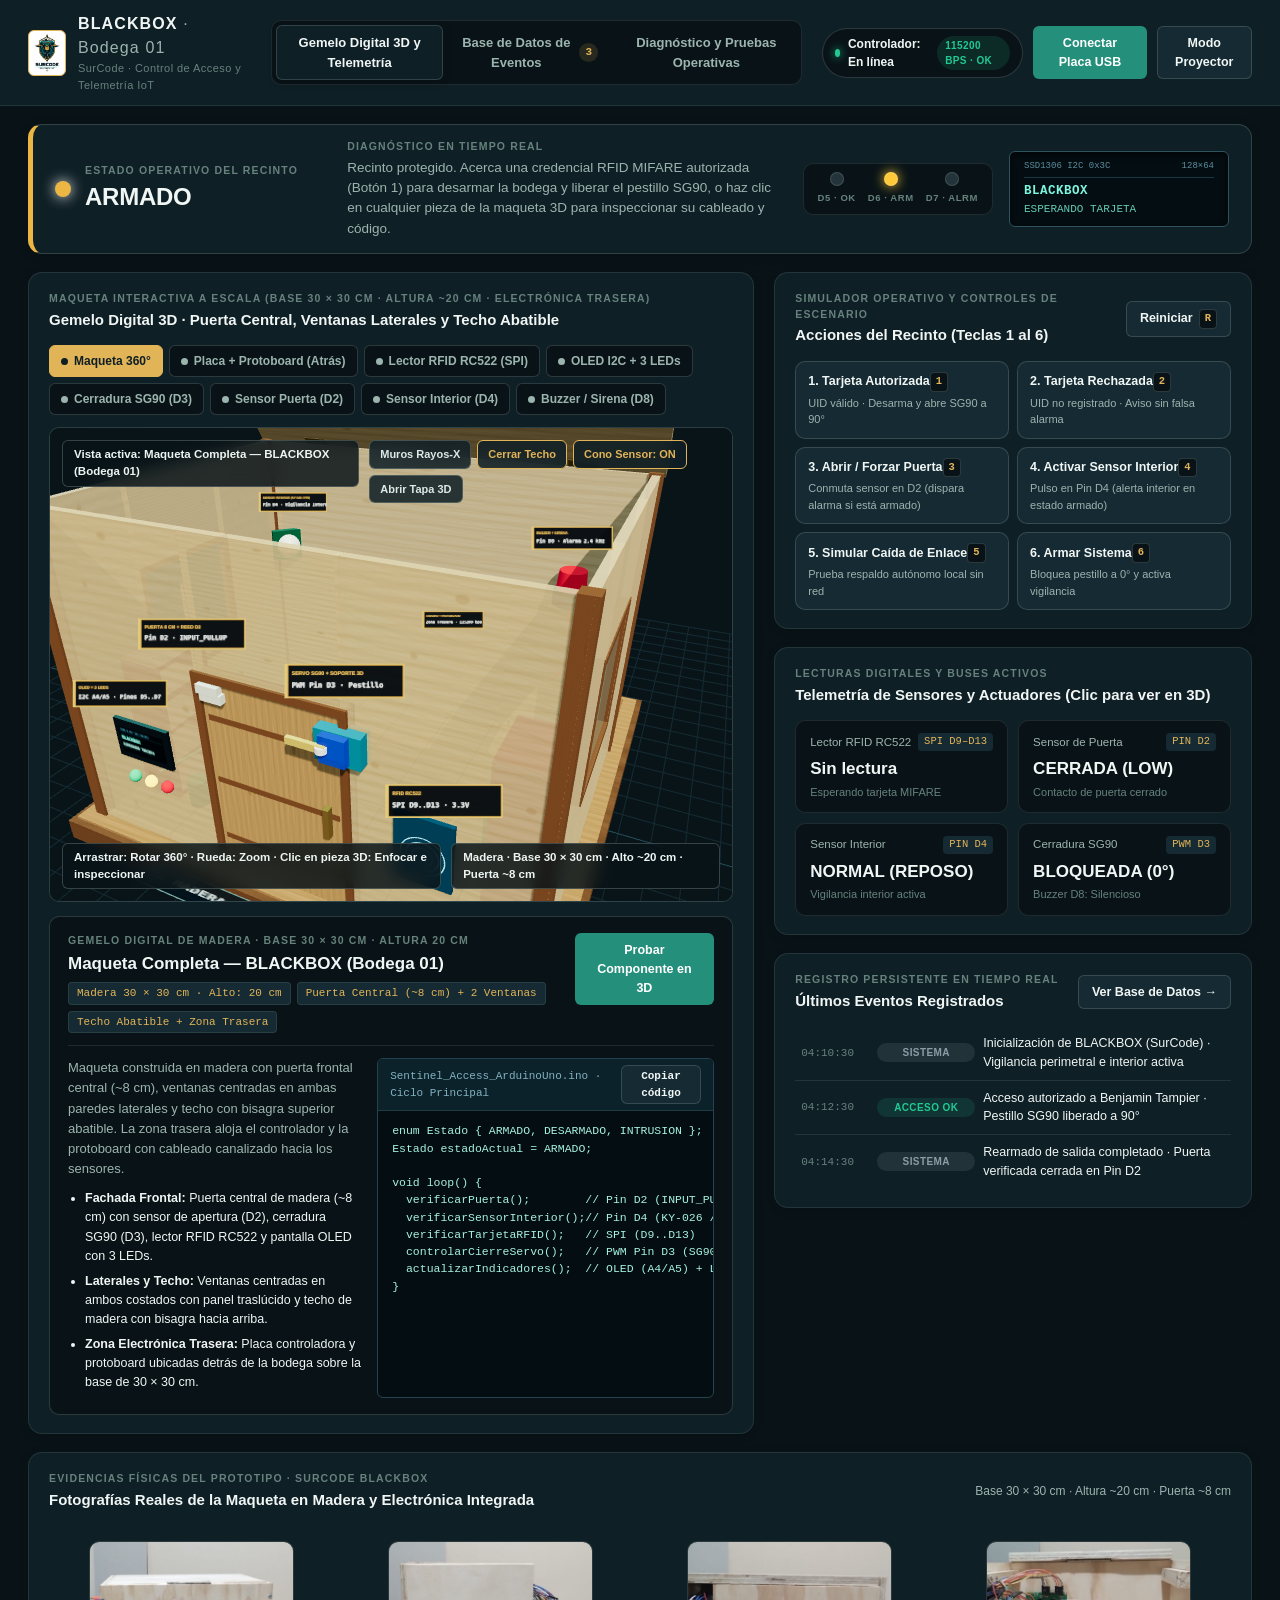
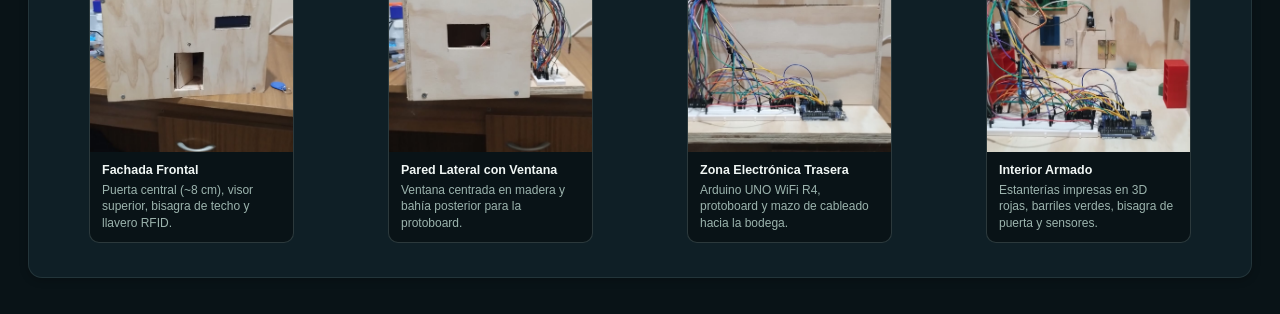
<file: index.html>
<!DOCTYPE html>
<html lang="es" data-theme="dark">
<head>
  <meta charset="UTF-8" />
  <meta name="viewport" content="width=device-width, initial-scale=1.0" />
  <title>BLACKBOX · Centro de Control y Gemelo Digital 3D</title>
  <link rel="stylesheet" href="styles.css" />
</head>
<body>

  <!-- =====================================================================
       1. TOP APPLICATION HEADER
       ===================================================================== -->
  <header class="app-header">
    <div class="brand">
      <div class="brand-mark">
        <img src="img/logo_surcode_blackbox.jpg" alt="Logo oficial SurCode BLACKBOX" />
      </div>
      <div>
        <h1 class="brand-name">BLACKBOX <span>· Bodega 01</span></h1>
        <div class="brand-meta">SurCode · Control de Acceso y Telemetría IoT</div>
      </div>
    </div>

    <nav class="nav-pills" aria-label="Vistas del sistema">
      <button class="nav-pill active" data-tab="gemelo">
        Gemelo Digital 3D y Telemetría
      </button>
      <button class="nav-pill" data-tab="bd">
        Base de Datos de Eventos
        <span class="nav-count" id="dbCountBadge">0</span>
      </button>
      <button class="nav-pill" data-tab="calidad">
        Diagnóstico y Pruebas Operativas
      </button>
    </nav>

    <div class="header-actions">
      <div class="link-status" id="connPill" title="Estado de enlace con el controlador">
        <span class="link-dot"></span>
        <span id="connLabel">Controlador: En línea</span>
        <span class="tag tag-ok" id="latencyBadge">115200 bps · OK</span>
      </div>
      <button class="btn btn-primary" id="serialBtn" title="Vincular placa real por puerto USB Serial (115200 bps)">
        Conectar Placa USB
      </button>
      <button class="btn" id="themeBtn" title="Cambiar entre modo oscuro y claro para proyector">
        Modo Proyector
      </button>
    </div>
  </header>

  <!-- =====================================================================
       2. MAIN WORKSPACE
       ===================================================================== -->
  <main class="workspace">

    <!-- DOMINANT SYSTEM STATUS STRIP (Hero Focal Point) -->
    <section class="telemetry-strip" id="statusBanner" data-state="ARMADO">
      <div class="state-block">
        <span class="state-orb" id="stateDot"></span>
        <div>
          <span class="eyebrow">Estado Operativo del Recinto</span>
          <h2 class="state-heading" id="stateTitle">ARMADO</h2>
        </div>
      </div>

      <div>
        <span class="eyebrow">Diagnóstico en Tiempo Real</span>
        <p class="state-summary" id="stateNotice">
          Recinto protegido. Acerca una credencial RFID MIFARE autorizada (Botón 1) para desarmar la bodega y liberar el pestillo SG90, o haz clic en cualquier pieza de la maqueta 3D para inspeccionar su cableado y código.
        </p>
      </div>

      <div class="physical-replica">
        <div class="led-trio" title="Espejo de LEDs físicos en Pines D5, D6 y D7">
          <div class="led-unit">
            <div class="led-lamp green" id="ledGreen"></div>
            <span>D5 · OK</span>
          </div>
          <div class="led-unit">
            <div class="led-lamp yellow on" id="ledYellow"></div>
            <span>D6 · ARM</span>
          </div>
          <div class="led-unit">
            <div class="led-lamp red" id="ledRed"></div>
            <span>D7 · ALRM</span>
          </div>
        </div>

        <div class="oled-bezel" title="Espejo en tiempo real de la pantalla OLED 0.96&quot; I2C (SDA=A4, SCL=A5)">
          <div class="oled-meta">
            <span>SSD1306 I2C 0x3C</span>
            <span>128×64</span>
          </div>
          <div class="oled-l1" id="oledLine1">BLACKBOX</div>
          <div class="oled-l2" id="oledLine2">ESPERANDO TARJETA</div>
        </div>
      </div>
    </section>

    <!-- ===================================================================
         TAB 1: GEMELO DIGITAL 3D Y TELEMETRÍA EN VIVO
         =================================================================== -->
    <div class="tab-view active" id="tab-gemelo">
      <div class="stage-layout">

        <!-- LEFT COLUMN: 3D Interactive Maqueta + Component Inspector -->
        <div class="panel">
          <div class="panel-head">
            <div>
              <span class="eyebrow">Maqueta Interactiva a Escala (Base 30 × 30 cm · Altura ~20 cm · Electrónica Trasera)</span>
              <h3 class="panel-title">Gemelo Digital 3D · Puerta Central, Ventanas Laterales y Techo Abatible</h3>
            </div>
          </div>

          <!-- Component Selector Ribbon -->
          <div class="component-ribbon" role="tablist" aria-label="Selector de componentes físicos">
            <button class="comp-btn active" data-comp="overview"><i></i>Maqueta 360°</button>
            <button class="comp-btn" data-comp="esp32"><i></i>Placa + Protoboard (Atrás)</button>
            <button class="comp-btn" data-comp="rfid"><i></i>Lector RFID RC522 (SPI)</button>
            <button class="comp-btn" data-comp="oled_leds"><i></i>OLED I2C + 3 LEDs</button>
            <button class="comp-btn" data-comp="servo"><i></i>Cerradura SG90 (D3)</button>
            <button class="comp-btn" data-comp="reed"><i></i>Sensor Puerta (D2)</button>
            <button class="comp-btn" data-comp="pir"><i></i>Sensor Interior (D4)</button>
            <button class="comp-btn" data-comp="buzzer"><i></i>Buzzer / Sirena (D8)</button>
          </div>

          <!-- 3D WebGL Viewport -->
          <div class="viewport-frame">
            <div id="threeStage"></div>

            <div class="hud-top">
              <div class="hud-pill" id="hudFocusLabel">
                Vista activa: Maqueta Completa — BLACKBOX (Bodega 01)
              </div>
              <div class="hud-toolbar">
                <button class="hud-btn" id="btnToggleWalls" title="Ver a través de los muros para observar el interior">
                  Muros Rayos-X
                </button>
                <button class="hud-btn active" id="btnToggleRoof" title="Abrir o cerrar el techo abatible con bisagra hacia arriba">
                  Cerrar Techo
                </button>
                <button class="hud-btn active" id="btnTogglePirCone" title="Mostrar u ocultar el volumen de cobertura del sensor interior">
                  Cono Sensor: ON
                </button>
                <button class="hud-btn" id="btnOpenLid" title="Abrir o cerrar la tapa de la carcasa impresa en 3D en la zona trasera">
                  Abrir Tapa 3D
                </button>
              </div>
            </div>

            <div class="hud-bottom">
              <div class="hud-pill">
                Arrastrar: Rotar 360° · Rueda: Zoom · Clic en pieza 3D: Enfocar e inspeccionar
              </div>
              <div class="hud-pill">
                Madera · Base 30 × 30 cm · Alto ~20 cm · Puerta ~8 cm
              </div>
            </div>
          </div>

          <!-- Component Technical Inspector (Function + Pinout + Firmware Code) -->
          <div class="inspector-card">
            <div class="inspector-header">
              <div>
                <span class="eyebrow" id="inspCategory">GEMELO DIGITAL DE MADERA · BASE 30 × 30 CM · ALTURA 20 CM</span>
                <h4 class="inspector-name" id="inspTitle">Maqueta Completa — BLACKBOX (Bodega 01)</h4>
                <div class="pin-badges" id="inspBadges"></div>
              </div>
              <button class="btn btn-primary" id="btnTestSelectedComp">
                Probar Componente en 3D
              </button>
            </div>

            <div class="inspector-body">
              <div class="inspector-text">
                <p id="inspDescription"></p>
                <ul class="inspector-list" id="inspSpecs"></ul>
              </div>

              <div class="code-box">
                <div class="code-topbar">
                  <span id="inspCodeFile">Sentinel_Access_ArduinoUno.ino</span>
                  <button class="btn" id="btnCopyCode" style="padding: 2px 8px; font-size: 11px;">Copiar código</button>
                </div>
                <pre class="code-pre"><code id="inspCodeBlock"></code></pre>
              </div>
            </div>
          </div>
        </div>

        <!-- RIGHT COLUMN: Control Console + Live Telemetry + Recent Activity -->
        <div style="display: flex; flex-direction: column; gap: 18px;">

          <!-- 1. Control & Simulation Actions -->
          <div class="panel">
            <div class="panel-head">
              <div>
                <span class="eyebrow">Simulador Operativo y Controles de Escenario</span>
                <h3 class="panel-title">Acciones del Recinto (Teclas 1 al 6)</h3>
              </div>
              <button class="btn" id="btnReset" title="Restaurar estado inicial (Tecla R)">
                Reiniciar <kbd>R</kbd>
              </button>
            </div>

            <div class="scenario-grid">
              <button class="scenario-btn" id="actValidCard">
                <div class="scenario-top">
                  <span>1. Tarjeta Autorizada</span>
                  <kbd>1</kbd>
                </div>
                <small>UID válido · Desarma y abre SG90 a 90°</small>
              </button>

              <button class="scenario-btn" id="actInvalidCard">
                <div class="scenario-top">
                  <span>2. Tarjeta Rechazada</span>
                  <kbd>2</kbd>
                </div>
                <small>UID no registrado · Aviso sin falsa alarma</small>
              </button>

              <button class="scenario-btn" id="actToggleDoor">
                <div class="scenario-top">
                  <span id="lblToggleDoor">3. Abrir / Forzar Puerta</span>
                  <kbd>3</kbd>
                </div>
                <small>Conmuta sensor en D2 (dispara alarma si está armado)</small>
              </button>

              <button class="scenario-btn" id="actPirMotion">
                <div class="scenario-top">
                  <span>4. Activar Sensor Interior</span>
                  <kbd>4</kbd>
                </div>
                <small>Pulso en Pin D4 (alerta interior en estado armado)</small>
              </button>

              <button class="scenario-btn" id="actCommFail">
                <div class="scenario-top">
                  <span id="lblCommFail">5. Simular Caída de Enlace</span>
                  <kbd>5</kbd>
                </div>
                <small>Prueba respaldo autónomo local sin red</small>
              </button>

              <button class="scenario-btn" id="actArmSystem">
                <div class="scenario-top">
                  <span>6. Armar Sistema</span>
                  <kbd>6</kbd>
                </div>
                <small>Bloquea pestillo a 0° y activa vigilancia</small>
              </button>
            </div>
          </div>

          <!-- 2. Real-Time Sensor Telemetry -->
          <div class="panel">
            <div class="panel-head">
              <div>
                <span class="eyebrow">Lecturas Digitales y Buses Activos</span>
                <h3 class="panel-title">Telemetría de Sensores y Actuadores (Clic para ver en 3D)</h3>
              </div>
            </div>

            <div class="sensor-grid" style="margin-bottom: 0;">
              <div class="sensor-tile" onclick="selectComponent('rfid')" title="Clic para enfocar el lector RFID RC522 en 3D">
                <div class="sensor-tile-head">
                  <span>Lector RFID RC522</span>
                  <span class="sensor-gpio">SPI D9–D13</span>
                </div>
                <div class="sensor-reading" id="valRfid">Sin lectura</div>
                <div class="sensor-caption" id="subRfid">Esperando credencial 13.56 MHz</div>
              </div>

              <div class="sensor-tile" onclick="selectComponent('reed')" title="Clic para enfocar el sensor de puerta en 3D">
                <div class="sensor-tile-head">
                  <span>Sensor de Puerta</span>
                  <span class="sensor-gpio">PIN D2</span>
                </div>
                <div class="sensor-reading" id="valDoor">CERRADA (LOW)</div>
                <div class="sensor-caption" id="subDoor">Contacto de marco cerrado</div>
              </div>

              <div class="sensor-tile" onclick="selectComponent('pir')" title="Clic para enfocar el sensor interior en 3D">
                <div class="sensor-tile-head">
                  <span>Sensor Interior</span>
                  <span class="sensor-gpio">PIN D4</span>
                </div>
                <div class="sensor-reading" id="valPir">NORMAL (REPOSO)</div>
                <div class="sensor-caption" id="subPir">Vigilancia interior activa</div>
              </div>

              <div class="sensor-tile" onclick="selectComponent('servo')" title="Clic para enfocar el servomotor SG90 en 3D">
                <div class="sensor-tile-head">
                  <span>Cerradura SG90</span>
                  <span class="sensor-gpio">PWM D3</span>
                </div>
                <div class="sensor-reading" id="valServo">BLOQUEADA (0°)</div>
                <div class="sensor-caption" id="subServo">Buzzer D8: Silencioso</div>
              </div>
            </div>
          </div>

          <!-- 3. Recent Event Feed -->
          <div class="panel">
            <div class="panel-head">
              <div>
                <span class="eyebrow">Registro Persistente en Tiempo Real</span>
                <h3 class="panel-title">Últimos Eventos Registrados</h3>
              </div>
              <button class="btn" onclick="switchTab('bd')">
                Ver Base de Datos →
              </button>
            </div>
            <ul class="feed-list" id="recentEventsList"></ul>
          </div>

        </div>
      </div>

      <!-- REAL PROTOTYPE GALLERY -->
      <div class="panel" style="margin-top: 18px;">
        <div class="panel-head">
          <div>
            <span class="eyebrow">Evidencias Físicas del Prototipo · SurCode BLACKBOX</span>
            <h3 class="panel-title">Fotografías Reales de la Maqueta en Madera y Electrónica Integrada</h3>
          </div>
          <span class="badge-pill" style="font-size: 12px; color: var(--text-secondary);">Base 30 × 30 cm · Altura ~20 cm · Puerta ~8 cm</span>
        </div>

        <div class="real-gallery-grid">
          <figure class="real-photo-card">
            <img src="img/maqueta_frontal.jpeg" alt="Vista frontal de la maqueta de madera" style="object-position: center 55%;" />
            <figcaption class="real-photo-caption">
              <strong>Fachada Frontal</strong>
              Puerta central (~8 cm), visor superior, bisagra de techo y llavero RFID.
            </figcaption>
          </figure>
          <figure class="real-photo-card">
            <img src="img/maqueta_lateral.jpeg" alt="Vista lateral de la maqueta con ventana centrada" style="object-position: center 55%;" />
            <figcaption class="real-photo-caption">
              <strong>Pared Lateral con Ventana</strong>
              Ventana centrada en madera y bahía posterior para la protoboard.
            </figcaption>
          </figure>
          <figure class="real-photo-card">
            <img src="img/maqueta_trasera.jpeg" alt="Zona electrónica trasera con Arduino y protoboard" />
            <figcaption class="real-photo-caption">
              <strong>Zona Electrónica Trasera</strong>
              Arduino UNO WiFi R4, protoboard y mazo de cableado hacia la bodega.
            </figcaption>
          </figure>
          <figure class="real-photo-card">
            <img src="img/maqueta_interior.jpeg" alt="Interior armado con estanterías rojas 3D y módulos" />
            <figcaption class="real-photo-caption">
              <strong>Interior Armado</strong>
              Estanterías impresas en 3D rojas, barriles verdes, bisagra de puerta y sensores.
            </figcaption>
          </figure>
        </div>
      </div>
    </div>

    <!-- ===================================================================
         TAB 2: BASE DE DATOS PERSISTENTE DE EVENTOS
         =================================================================== -->
    <div class="tab-view" id="tab-bd">
      <div class="panel">
        <div class="panel-head">
          <div>
            <span class="eyebrow">Almacenamiento Local Persistente · Exportación Estructurada</span>
            <h3 class="panel-title">Base de Datos Histórica de Accesos, Intrusiones y Telemetría</h3>
          </div>
          <div style="display: flex; gap: 8px; flex-wrap: wrap; align-items: center;">
            <input type="text" id="dbSearchInput" placeholder="Buscar por UID, sensor o detalle..." />
            <select id="dbFilterType" aria-label="Filtrar por categoría">
              <option value="ALL">Todas las categorías</option>
              <option value="ACCESO_OK">Accesos Autorizados</option>
              <option value="ACCESO_DENEGADO">Accesos Denegados</option>
              <option value="INTRUSIÓN">Alertas de Intrusión</option>
              <option value="FALLA_RED">Eventos de Enlace</option>
              <option value="SISTEMA">Eventos de Sistema</option>
            </select>
            <button class="btn btn-primary" id="btnExportCsv">Exportar CSV</button>
            <button class="btn" id="btnExportJson">Exportar JSON</button>
            <button class="btn btn-danger" id="btnClearDb">Limpiar Historial</button>
          </div>
        </div>

        <div class="table-container">
          <table>
            <thead>
              <tr>
                <th>ID</th>
                <th>Fecha y Hora</th>
                <th>Categoría</th>
                <th>Sensor / Origen</th>
                <th>UID RFID</th>
                <th>Estado Resultante</th>
                <th>Puerta</th>
                <th>Detalle del Registro</th>
              </tr>
            </thead>
            <tbody id="dbTableBody"></tbody>
          </table>
        </div>
      </div>
    </div>

    <!-- ===================================================================
         TAB 3: DIAGNÓSTICO Y PROTOCOLO DE PRUEBAS OPERATIVAS
         =================================================================== -->
    <div class="tab-view" id="tab-calidad">
      <div class="panel">
        <div class="panel-head">
          <div>
            <span class="eyebrow">Verificación de Sensores, Persistencia, Comunicación y Visualización</span>
            <h3 class="panel-title">Protocolo de Diagnóstico y Matriz de Pruebas del Sistema</h3>
          </div>
          <div style="display: flex; gap: 8px; flex-wrap: wrap;">
            <button class="btn btn-primary" id="btnRunAllTests">
              Ejecutar Autoprueba de Sensores y BD
            </button>
            <button class="btn" id="btnExportTests">
              Exportar Reporte CSV
            </button>
          </div>
        </div>

        <div class="table-container">
          <table>
            <thead>
              <tr>
                <th style="width: 18%;">Prueba Operativa</th>
                <th style="width: 30%;">Comportamiento Esperado</th>
                <th style="width: 36%;">Resultado Obtenido en Laboratorio (Editable)</th>
                <th style="width: 16%;">Estado</th>
              </tr>
            </thead>
            <tbody id="testMatrixBody"></tbody>
          </table>
        </div>
      </div>
    </div>

  </main>

  <script src="vendor/three.min.js"></script>
  <script src="src/event-bus.js"></script>
  <script src="src/data/event-repository.js"></script>
  <script src="src/domain/security-fsm.js"></script>
  <script src="src/adapters/serial-adapter.js"></script>
  <script src="src/presentation/digital-twin-3d.js"></script>
  <script src="src/presentation/dashboard-ui.js"></script>
</body>
</html>
</file>
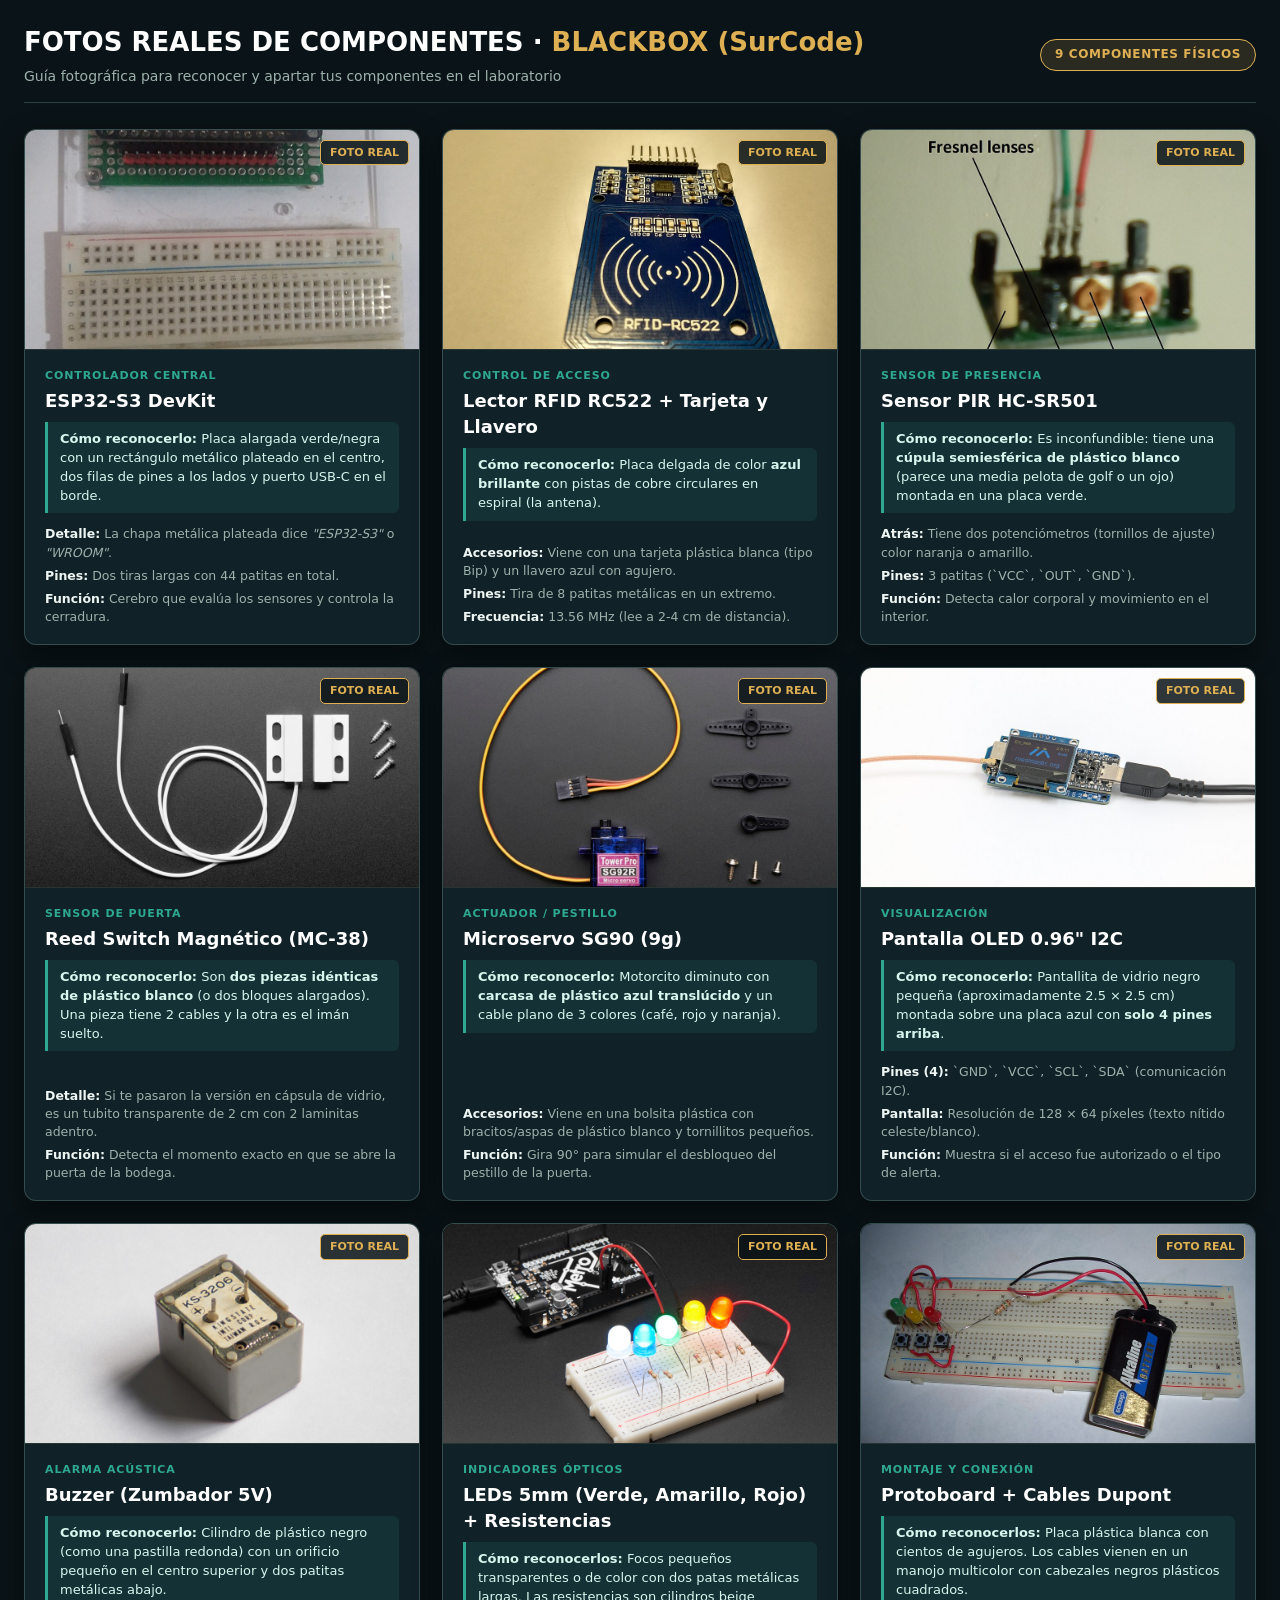
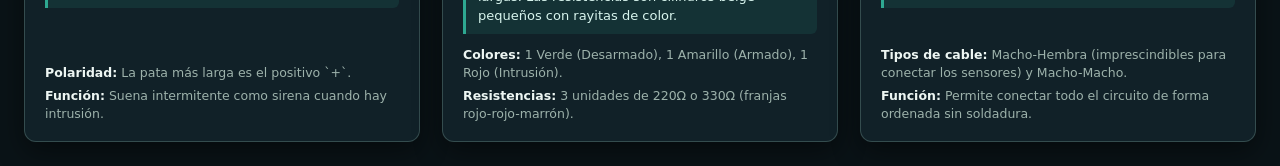
<file: Guia_Materiales.html>
<!doctype html>
<html lang="es">
<head>
  <meta charset="utf-8">
  <meta name="viewport" content="width=device-width, initial-scale=1">
  <title>Fotos Reales de Componentes · BLACKBOX (SurCode)</title>
  <style>
    :root {
      --bg: #0a1317;
      --card-bg: #112128;
      --border: rgba(144, 187, 177, 0.28);
      --gold: #deb053;
      --teal: #2ea891;
      --text: #edf6f3;
      --sub: #9db2ab;
    }
    * { box-sizing: border-box; margin: 0; padding: 0; }
    body {
      font-family: 'Segoe UI', system-ui, -apple-system, sans-serif;
      background: var(--bg);
      color: var(--text);
      padding: 24px;
      line-height: 1.45;
    }
    header {
      max-width: 1400px;
      margin: 0 auto 26px;
      padding-bottom: 16px;
      border-bottom: 1px solid var(--border);
      display: flex;
      justify-content: space-between;
      align-items: center;
      flex-wrap: wrap;
      gap: 16px;
    }
    h1 { font-size: 26px; color: #fff; }
    h1 span { color: var(--gold); }
    p.subtitle { color: var(--sub); font-size: 14px; margin-top: 4px; }
    .badge {
      background: rgba(222, 176, 83, 0.15);
      border: 1px solid var(--gold);
      color: var(--gold);
      padding: 6px 14px;
      border-radius: 99px;
      font-size: 12px;
      font-weight: 700;
      letter-spacing: 0.05em;
    }
    .grid {
      max-width: 1400px;
      margin: 0 auto;
      display: grid;
      grid-template-columns: repeat(auto-fill, minmax(330px, 1fr));
      gap: 22px;
    }
    .item-card {
      background: var(--card-bg);
      border: 1px solid var(--border);
      border-radius: 12px;
      overflow: hidden;
      display: flex;
      flex-direction: column;
      box-shadow: 0 10px 28px rgba(0,0,0,0.45);
      transition: transform 0.15s, border-color 0.15s;
    }
    .item-card:hover {
      transform: translateY(-4px);
      border-color: var(--gold);
    }
    .photo-wrap {
      height: 220px;
      background: #000;
      display: flex;
      align-items: center;
      justify-content: center;
      overflow: hidden;
      position: relative;
      border-bottom: 1px solid var(--border);
    }
    .photo-wrap img {
      width: 100%;
      height: 100%;
      object-fit: cover;
      object-position: center;
      transition: transform 0.25s ease;
    }
    .item-card:hover .photo-wrap img {
      transform: scale(1.05);
    }
    .photo-tag {
      position: absolute;
      top: 10px;
      right: 10px;
      background: rgba(10, 19, 23, 0.85);
      border: 1px solid var(--gold);
      color: var(--gold);
      padding: 4px 9px;
      border-radius: 5px;
      font-size: 11px;
      font-weight: 700;
      backdrop-filter: blur(4px);
    }
    .card-body {
      padding: 18px 20px;
      display: flex;
      flex-direction: column;
      flex: 1;
      justify-content: space-between;
    }
    .cat-tag {
      font-size: 11px;
      font-weight: 700;
      color: var(--teal);
      text-transform: uppercase;
      letter-spacing: 0.08em;
      margin-bottom: 4px;
      display: block;
    }
    .item-title {
      font-size: 18px;
      font-weight: 700;
      color: #fff;
      margin-bottom: 8px;
    }
    .id-clue {
      background: rgba(46, 168, 145, 0.12);
      border-left: 3px solid var(--teal);
      padding: 8px 12px;
      font-size: 13px;
      color: #d8f5ee;
      border-radius: 0 6px 6px 0;
      margin-bottom: 12px;
    }
    .specs-list {
      list-style: none;
      font-size: 12.5px;
      color: var(--sub);
      display: flex;
      flex-direction: column;
      gap: 5px;
    }
    .specs-list li strong { color: var(--text); }
  </style>
</head>
<body>

  <header>
    <div>
      <h1>FOTOS REALES DE COMPONENTES · <span>BLACKBOX (SurCode)</span></h1>
      <p class="subtitle">Guía fotográfica para reconocer y apartar tus componentes en el laboratorio</p>
    </div>
    <span class="badge">9 COMPONENTES FÍSICOS</span>
  </header>

  <div class="grid">

    <!-- 1. ESP32-S3 -->
    <div class="item-card">
      <div class="photo-wrap">
        <img src="img/esp32.jpg" alt="Foto real de la placa de desarrollo ESP32">
        <span class="photo-tag">FOTO REAL</span>
      </div>
      <div class="card-body">
        <div>
          <span class="cat-tag">Controlador Central</span>
          <h2 class="item-title">ESP32-S3 DevKit</h2>
          <div class="id-clue">
            <strong>Cómo reconocerlo:</strong> Placa alargada verde/negra con un rectángulo metálico plateado en el centro, dos filas de pines a los lados y puerto USB-C en el borde.
          </div>
        </div>
        <ul class="specs-list">
          <li><strong>Detalle:</strong> La chapa metálica plateada dice <em>"ESP32-S3"</em> o <em>"WROOM"</em>.</li>
          <li><strong>Pines:</strong> Dos tiras largas con 44 patitas en total.</li>
          <li><strong>Función:</strong> Cerebro que evalúa los sensores y controla la cerradura.</li>
        </ul>
      </div>
    </div>

    <!-- 2. RFID RC522 -->
    <div class="item-card">
      <div class="photo-wrap">
        <img src="img/rfid_rc522.jpg" alt="Foto real del lector RFID RC522 con tarjeta y llavero">
        <span class="photo-tag">FOTO REAL</span>
      </div>
      <div class="card-body">
        <div>
          <span class="cat-tag">Control de Acceso</span>
          <h2 class="item-title">Lector RFID RC522 + Tarjeta y Llavero</h2>
          <div class="id-clue">
            <strong>Cómo reconocerlo:</strong> Placa delgada de color <strong>azul brillante</strong> con pistas de cobre circulares en espiral (la antena).
          </div>
        </div>
        <ul class="specs-list">
          <li><strong>Accesorios:</strong> Viene con una tarjeta plástica blanca (tipo Bip) y un llavero azul con agujero.</li>
          <li><strong>Pines:</strong> Tira de 8 patitas metálicas en un extremo.</li>
          <li><strong>Frecuencia:</strong> 13.56 MHz (lee a 2-4 cm de distancia).</li>
        </ul>
      </div>
    </div>

    <!-- 3. PIR HC-SR501 -->
    <div class="item-card">
      <div class="photo-wrap">
        <img src="img/pir_sensor.jpg" alt="Foto real del sensor de movimiento PIR con lente Fresnel">
        <span class="photo-tag">FOTO REAL</span>
      </div>
      <div class="card-body">
        <div>
          <span class="cat-tag">Sensor de Presencia</span>
          <h2 class="item-title">Sensor PIR HC-SR501</h2>
          <div class="id-clue">
            <strong>Cómo reconocerlo:</strong> Es inconfundible: tiene una <strong>cúpula semiesférica de plástico blanco</strong> (parece una media pelota de golf o un ojo) montada en una placa verde.
          </div>
        </div>
        <ul class="specs-list">
          <li><strong>Atrás:</strong> Tiene dos potenciómetros (tornillos de ajuste) color naranja o amarillo.</li>
          <li><strong>Pines:</strong> 3 patitas (`VCC`, `OUT`, `GND`).</li>
          <li><strong>Función:</strong> Detecta calor corporal y movimiento en el interior.</li>
        </ul>
      </div>
    </div>

    <!-- 4. Reed Switch -->
    <div class="item-card">
      <div class="photo-wrap">
        <img src="img/reed_switch.jpg" alt="Foto real del sensor magnético Reed Switch">
        <span class="photo-tag">FOTO REAL</span>
      </div>
      <div class="card-body">
        <div>
          <span class="cat-tag">Sensor de Puerta</span>
          <h2 class="item-title">Reed Switch Magnético (MC-38)</h2>
          <div class="id-clue">
            <strong>Cómo reconocerlo:</strong> Son <strong>dos piezas idénticas de plástico blanco</strong> (o dos bloques alargados). Una pieza tiene 2 cables y la otra es el imán suelto.
          </div>
        </div>
        <ul class="specs-list">
          <li><strong>Detalle:</strong> Si te pasaron la versión en cápsula de vidrio, es un tubito transparente de 2 cm con 2 laminitas adentro.</li>
          <li><strong>Función:</strong> Detecta el momento exacto en que se abre la puerta de la bodega.</li>
        </ul>
      </div>
    </div>

    <!-- 5. Servo SG90 -->
    <div class="item-card">
      <div class="photo-wrap">
        <img src="img/sg90_servo.jpg" alt="Foto real del microservo SG90 azul">
        <span class="photo-tag">FOTO REAL</span>
      </div>
      <div class="card-body">
        <div>
          <span class="cat-tag">Actuador / Pestillo</span>
          <h2 class="item-title">Microservo SG90 (9g)</h2>
          <div class="id-clue">
            <strong>Cómo reconocerlo:</strong> Motorcito diminuto con <strong>carcasa de plástico azul translúcido</strong> y un cable plano de 3 colores (café, rojo y naranja).
          </div>
        </div>
        <ul class="specs-list">
          <li><strong>Accesorios:</strong> Viene en una bolsita plástica con bracitos/aspas de plástico blanco y tornillitos pequeños.</li>
          <li><strong>Función:</strong> Gira 90° para simular el desbloqueo del pestillo de la puerta.</li>
        </ul>
      </div>
    </div>

    <!-- 6. OLED SSD1306 -->
    <div class="item-card">
      <div class="photo-wrap">
        <img src="img/oled_display.jpg" alt="Foto real de la pantalla OLED 0.96 pulgadas">
        <span class="photo-tag">FOTO REAL</span>
      </div>
      <div class="card-body">
        <div>
          <span class="cat-tag">Visualización</span>
          <h2 class="item-title">Pantalla OLED 0.96" I2C</h2>
          <div class="id-clue">
            <strong>Cómo reconocerlo:</strong> Pantallita de vidrio negro pequeña (aproximadamente 2.5 × 2.5 cm) montada sobre una placa azul con <strong>solo 4 pines arriba</strong>.
          </div>
        </div>
        <ul class="specs-list">
          <li><strong>Pines (4):</strong> `GND`, `VCC`, `SCL`, `SDA` (comunicación I2C).</li>
          <li><strong>Pantalla:</strong> Resolución de 128 × 64 píxeles (texto nítido celeste/blanco).</li>
          <li><strong>Función:</strong> Muestra si el acceso fue autorizado o el tipo de alerta.</li>
        </ul>
      </div>
    </div>

    <!-- 7. Buzzer -->
    <div class="item-card">
      <div class="photo-wrap">
        <img src="img/buzzer.jpg" alt="Foto real del zumbador buzzer piezoeléctrico">
        <span class="photo-tag">FOTO REAL</span>
      </div>
      <div class="card-body">
        <div>
          <span class="cat-tag">Alarma Acústica</span>
          <h2 class="item-title">Buzzer (Zumbador 5V)</h2>
          <div class="id-clue">
            <strong>Cómo reconocerlo:</strong> Cilindro de plástico negro (como una pastilla redonda) con un orificio pequeño en el centro superior y dos patitas metálicas abajo.
          </div>
        </div>
        <ul class="specs-list">
          <li><strong>Polaridad:</strong> La pata más larga es el positivo `+`.</li>
          <li><strong>Función:</strong> Suena intermitente como sirena cuando hay intrusión.</li>
        </ul>
      </div>
    </div>

    <!-- 8. LEDs y Resistencias -->
    <div class="item-card">
      <div class="photo-wrap">
        <img src="img/leds.jpg" alt="Foto real de diodos LEDs de 5mm">
        <span class="photo-tag">FOTO REAL</span>
      </div>
      <div class="card-body">
        <div>
          <span class="cat-tag">Indicadores Ópticos</span>
          <h2 class="item-title">LEDs 5mm (Verde, Amarillo, Rojo) + Resistencias</h2>
          <div class="id-clue">
            <strong>Cómo reconocerlos:</strong> Focos pequeños transparentes o de color con dos patas metálicas largas. Las resistencias son cilindros beige pequeños con rayitas de color.
          </div>
        </div>
        <ul class="specs-list">
          <li><strong>Colores:</strong> 1 Verde (Desarmado), 1 Amarillo (Armado), 1 Rojo (Intrusión).</li>
          <li><strong>Resistencias:</strong> 3 unidades de 220Ω o 330Ω (franjas rojo-rojo-marrón).</li>
        </ul>
      </div>
    </div>

    <!-- 9. Protoboard y Dupont -->
    <div class="item-card">
      <div class="photo-wrap">
        <img src="img/breadboard.jpg" alt="Foto real de la protoboard de pruebas y cables dupont">
        <span class="photo-tag">FOTO REAL</span>
      </div>
      <div class="card-body">
        <div>
          <span class="cat-tag">Montaje y Conexión</span>
          <h2 class="item-title">Protoboard + Cables Dupont</h2>
          <div class="id-clue">
            <strong>Cómo reconocerlos:</strong> Placa plástica blanca con cientos de agujeros. Los cables vienen en un manojo multicolor con cabezales negros plásticos cuadrados.
          </div>
        </div>
        <ul class="specs-list">
          <li><strong>Tipos de cable:</strong> Macho-Hembra (imprescindibles para conectar los sensores) y Macho-Macho.</li>
          <li><strong>Función:</strong> Permite conectar todo el circuito de forma ordenada sin soldadura.</li>
        </ul>
      </div>
    </div>

  </div>

</body>
</html>
</file>
<file: styles.css>
/* =========================================================================
   BLACKBOX (CODESUR) · DESIGN SYSTEM (GOOD TASTE DESIGN)
   Industrial Security & Hardware Telemetry Interface
   ========================================================================= */

:root, [data-theme="dark"] {
  --bg-canvas: #091317;
  --bg-surface: #0f1f26;
  --bg-elevated: #152a33;
  --bg-subtle: #1b3540;
  --bg-oled: #040d11;

  --text-primary: #f0f6f4;
  --text-secondary: #9cb4ae;
  --text-muted: #66827c;

  --border-hairline: rgba(156, 180, 174, 0.14);
  --border-default: rgba(156, 180, 174, 0.24);
  --border-focus: #e2b458;

  --accent-brass: #e2b458;
  --accent-brass-dim: rgba(226, 180, 88, 0.14);
  --accent-teal: #248f7b;

  --status-ok: #22c993;
  --status-ok-soft: rgba(34, 201, 147, 0.13);
  --status-armed: #ebb643;
  --status-armed-soft: rgba(235, 182, 67, 0.14);
  --status-danger: #f24c58;
  --status-danger-soft: rgba(242, 76, 88, 0.16);
  --status-offline: #8b9ea7;
  --status-offline-soft: rgba(139, 158, 167, 0.15);

  --radius-sm: 6px;
  --radius-md: 10px;
  --radius-lg: 14px;

  --shadow-sm: 0 2px 8px rgba(0, 0, 0, 0.24);
  --shadow-lg: 0 16px 40px rgba(2, 9, 12, 0.45);

  --font-sans: 'Inter', -apple-system, BlinkMacSystemFont, 'Segoe UI', Roboto, sans-serif;
  --font-mono: 'JetBrains Mono', 'Cascadia Code', Consolas, monospace;
}

[data-theme="light"] {
  --bg-canvas: #eef2f1;
  --bg-surface: #ffffff;
  --bg-elevated: #e3ebe9;
  --bg-subtle: #d5e0dd;
  --bg-oled: #091d24;

  --text-primary: #10252c;
  --text-secondary: #3f5961;
  --text-muted: #647e85;

  --border-hairline: #d4dfdc;
  --border-default: #b2c5c0;
  --border-focus: #b58019;

  --accent-brass: #b58019;
  --accent-brass-dim: rgba(181, 128, 25, 0.12);
  --accent-teal: #1c7362;

  --status-ok: #0f8a62;
  --status-ok-soft: rgba(15, 138, 98, 0.12);
  --status-armed: #b57d09;
  --status-armed-soft: rgba(181, 125, 9, 0.12);
  --status-danger: #c92633;
  --status-danger-soft: rgba(201, 38, 51, 0.12);
  --status-offline: #526670;
  --status-offline-soft: rgba(82, 102, 112, 0.12);

  --shadow-sm: 0 2px 6px rgba(16, 37, 44, 0.05);
  --shadow-lg: 0 12px 28px rgba(16, 37, 44, 0.08);
}

*, *::before, *::after {
  box-sizing: border-box;
}

body {
  margin: 0;
  font-family: var(--font-sans);
  background: var(--bg-canvas);
  color: var(--text-primary);
  line-height: 1.5;
  font-variant-numeric: tabular-nums;
  -webkit-font-smoothing: antialiased;
  min-height: 100vh;
  display: flex;
  flex-direction: column;
}

/* -------------------------------------------------------------------------
   1. HEADER & PRIMARY NAVIGATION
   ------------------------------------------------------------------------- */
.app-header {
  display: flex;
  align-items: center;
  justify-content: space-between;
  gap: 20px;
  padding: 12px 28px;
  background: var(--bg-surface);
  border-bottom: 1px solid var(--border-hairline);
  position: sticky;
  top: 0;
  z-index: 40;
}

.brand {
  display: flex;
  align-items: center;
  gap: 12px;
}

.brand-mark {
  width: 38px;
  height: 46px;
  border-radius: var(--radius-sm);
  background: #ffffff;
  border: 1px solid var(--accent-brass);
  padding: 2px;
  display: flex;
  align-items: center;
  justify-content: center;
  overflow: hidden;
  flex-shrink: 0;
}

.brand-mark img {
  width: 100%;
  height: 100%;
  object-fit: contain;
  display: block;
}

.brand-name {
  font-size: 16px;
  font-weight: 700;
  letter-spacing: 0.07em;
  margin: 0;
}

.brand-name span {
  font-weight: 400;
  color: var(--text-secondary);
}

.brand-meta {
  font-size: 11px;
  color: var(--text-muted);
  letter-spacing: 0.04em;
}

.nav-pills {
  display: flex;
  gap: 4px;
  padding: 4px;
  background: var(--bg-canvas);
  border: 1px solid var(--border-hairline);
  border-radius: var(--radius-md);
}

.nav-pill {
  font: inherit;
  font-size: 13px;
  font-weight: 600;
  color: var(--text-secondary);
  background: transparent;
  border: none;
  padding: 7px 14px;
  border-radius: var(--radius-sm);
  cursor: pointer;
  display: inline-flex;
  align-items: center;
  gap: 8px;
  transition: color 0.15s, background 0.15s;
}

.nav-pill:hover {
  color: var(--text-primary);
  background: var(--bg-elevated);
}

.nav-pill.active {
  background: var(--bg-surface);
  color: var(--text-primary);
  box-shadow: var(--shadow-sm);
  border: 1px solid var(--border-default);
}

.nav-count {
  font-family: var(--font-mono);
  font-size: 11px;
  padding: 1px 6px;
  border-radius: 99px;
  background: var(--accent-brass-dim);
  color: var(--accent-brass);
}

.header-actions {
  display: flex;
  align-items: center;
  gap: 10px;
}

.link-status {
  display: inline-flex;
  align-items: center;
  gap: 8px;
  padding: 6px 12px;
  border-radius: 99px;
  font-size: 12px;
  font-weight: 600;
  background: var(--bg-canvas);
  border: 1px solid var(--border-default);
}

.link-dot {
  width: 8px;
  height: 8px;
  border-radius: 50%;
  background: var(--status-ok);
  box-shadow: 0 0 8px var(--status-ok);
}

.link-status.offline .link-dot {
  background: var(--status-danger);
  box-shadow: 0 0 8px var(--status-danger);
}

/* Buttons & Controls */
.btn {
  font: inherit;
  font-size: 12.5px;
  font-weight: 600;
  padding: 7px 13px;
  border-radius: var(--radius-sm);
  border: 1px solid var(--border-default);
  background: var(--bg-elevated);
  color: var(--text-primary);
  cursor: pointer;
  display: inline-flex;
  align-items: center;
  gap: 6px;
  text-decoration: none;
  transition: border-color 0.15s, background 0.15s, transform 0.1s;
}

.btn:hover {
  border-color: var(--accent-brass);
  background: var(--bg-subtle);
}

.btn-primary {
  background: var(--accent-teal);
  border-color: transparent;
  color: #ffffff;
}

.btn-primary:hover {
  filter: brightness(1.08);
  border-color: var(--accent-brass);
}

.btn-danger {
  background: var(--status-danger-soft);
  border-color: var(--status-danger);
  color: var(--status-danger);
}

button:focus-visible, select:focus-visible, input:focus-visible, a:focus-visible {
  outline: 2px solid var(--border-focus);
  outline-offset: 2px;
}

/* -------------------------------------------------------------------------
   2. MAIN WORKSPACE & TELEMETRY STRIP
   ------------------------------------------------------------------------- */
.workspace {
  flex: 1;
  max-width: 1660px;
  width: 100%;
  margin: 0 auto;
  padding: 18px 28px 36px;
}

.tab-view {
  display: none;
}

.tab-view.active {
  display: block;
}

.telemetry-strip {
  display: grid;
  grid-template-columns: 1.15fr 1.85fr auto;
  gap: 24px;
  align-items: center;
  padding: 14px 22px;
  border-radius: var(--radius-lg);
  background: var(--bg-surface);
  border: 1px solid var(--border-default);
  box-shadow: var(--shadow-sm);
  margin-bottom: 18px;
  transition: border-color 0.25s, background 0.25s;
}

.telemetry-strip[data-state="ARMADO"] {
  border-left: 5px solid var(--status-armed);
}

.telemetry-strip[data-state="DESARMADO"] {
  border-left: 5px solid var(--status-ok);
}

.telemetry-strip[data-state="INTRUSIÓN"] {
  border-color: var(--status-danger);
  border-left: 6px solid var(--status-danger);
  background: linear-gradient(90deg, var(--status-danger-soft), var(--bg-surface) 50%);
}

.telemetry-strip[data-state="FALLA_COMUNICACIÓN"] {
  border-left: 5px solid var(--status-offline);
}

.state-block {
  display: flex;
  align-items: center;
  gap: 14px;
}

.state-orb {
  width: 16px;
  height: 16px;
  border-radius: 50%;
  background: var(--status-armed);
  box-shadow: 0 0 14px currentColor;
  flex-shrink: 0;
}

.eyebrow {
  font-size: 10.5px;
  font-weight: 700;
  letter-spacing: 0.11em;
  text-transform: uppercase;
  color: var(--text-muted);
  display: block;
}

.state-heading {
  font-size: 24px;
  font-weight: 800;
  letter-spacing: -0.01em;
  margin: 1px 0 0;
}

.state-summary {
  font-size: 13.5px;
  color: var(--text-secondary);
  margin: 3px 0 0;
}

.physical-replica {
  display: flex;
  align-items: center;
  gap: 16px;
}

.led-trio {
  display: flex;
  gap: 12px;
  padding: 8px 14px;
  background: var(--bg-canvas);
  border: 1px solid var(--border-hairline);
  border-radius: var(--radius-md);
}

.led-unit {
  display: flex;
  flex-direction: column;
  align-items: center;
  gap: 5px;
  font-size: 9.5px;
  font-weight: 700;
  letter-spacing: 0.06em;
  color: var(--text-muted);
}

.led-lamp {
  width: 14px;
  height: 14px;
  border-radius: 50%;
  background: #23343b;
  border: 1px solid rgba(255,255,255,0.14);
  transition: all 0.2s;
}

.led-lamp.green.on { background: #22e59b; box-shadow: 0 0 12px #22e59b; }
.led-lamp.yellow.on { background: #ffca3a; box-shadow: 0 0 12px #ffca3a; }
.led-lamp.red.on { background: #ff384c; box-shadow: 0 0 14px #ff384c; }

.oled-bezel {
  background: var(--bg-oled);
  border: 1.5px solid #2e525e;
  border-radius: var(--radius-sm);
  padding: 8px 14px;
  min-width: 220px;
  font-family: var(--font-mono);
  box-shadow: inset 0 2px 6px rgba(0,0,0,0.7);
}

.oled-meta {
  display: flex;
  justify-content: space-between;
  font-size: 9px;
  color: #5b8e9e;
  border-bottom: 1px solid #193742;
  padding-bottom: 3px;
  margin-bottom: 4px;
}

.oled-l1 {
  font-size: 12.5px;
  font-weight: 700;
  color: #7ef7df;
  letter-spacing: 0.04em;
}

.oled-l2 {
  font-size: 11px;
  color: #65cbb6;
  margin-top: 1px;
}

/* -------------------------------------------------------------------------
   3. PRIMARY SPLIT LAYOUT: 3D STAGE (LEFT) + CONTROL & INSPECTOR (RIGHT)
   ------------------------------------------------------------------------- */
.stage-layout {
  display: grid;
  grid-template-columns: 1.52fr 1fr;
  gap: 20px;
  align-items: start;
}

.panel {
  background: var(--bg-surface);
  border: 1px solid var(--border-hairline);
  border-radius: var(--radius-lg);
  padding: 18px 20px;
  box-shadow: var(--shadow-sm);
}

.panel-head {
  display: flex;
  justify-content: space-between;
  align-items: center;
  gap: 12px;
  margin-bottom: 14px;
}

.panel-title {
  font-size: 15px;
  font-weight: 700;
  margin: 2px 0 0;
}

/* Component Selector Bar */
.component-ribbon {
  display: flex;
  flex-wrap: wrap;
  gap: 6px;
  margin-bottom: 12px;
}

.comp-btn {
  font: inherit;
  font-size: 12px;
  font-weight: 600;
  padding: 6px 11px;
  border-radius: var(--radius-sm);
  border: 1px solid var(--border-default);
  background: var(--bg-canvas);
  color: var(--text-secondary);
  cursor: pointer;
  display: inline-flex;
  align-items: center;
  gap: 6px;
  transition: all 0.15s;
}

.comp-btn:hover {
  color: var(--text-primary);
  border-color: var(--accent-brass);
  background: var(--bg-elevated);
}

.comp-btn.active {
  background: var(--accent-brass);
  color: #0e1e24;
  border-color: var(--accent-brass);
  font-weight: 700;
}

.comp-btn i {
  width: 7px;
  height: 7px;
  border-radius: 50%;
  background: currentColor;
}

/* 3D Viewport */
.viewport-frame {
  position: relative;
  height: 475px;
  border-radius: var(--radius-md);
  overflow: hidden;
  border: 1px solid var(--border-default);
  background: radial-gradient(circle at 50% 35%, #16323d 0%, #09151a 100%);
}

#threeStage {
  width: 100%;
  height: 100%;
  cursor: grab;
}

#threeStage:active {
  cursor: grabbing;
}

.hud-top {
  position: absolute;
  top: 12px;
  left: 12px;
  right: 12px;
  display: flex;
  justify-content: space-between;
  align-items: flex-start;
  pointer-events: none;
  gap: 10px;
}

.hud-bottom {
  position: absolute;
  bottom: 12px;
  left: 12px;
  right: 12px;
  display: flex;
  justify-content: space-between;
  align-items: center;
  pointer-events: none;
  gap: 10px;
}

.hud-pill {
  background: rgba(9, 20, 25, 0.84);
  border: 1px solid rgba(156, 180, 174, 0.3);
  color: #edf5f3;
  padding: 5px 11px;
  border-radius: var(--radius-sm);
  font-size: 11.5px;
  font-weight: 600;
  backdrop-filter: blur(8px);
  pointer-events: auto;
}

.hud-toolbar {
  display: flex;
  gap: 6px;
  pointer-events: auto;
  flex-wrap: wrap;
}

.hud-btn {
  font: inherit;
  font-size: 11px;
  font-weight: 600;
  padding: 5px 10px;
  border-radius: var(--radius-sm);
  border: 1px solid rgba(156, 180, 174, 0.32);
  background: rgba(14, 31, 38, 0.86);
  color: #dce9e6;
  cursor: pointer;
  backdrop-filter: blur(8px);
  transition: all 0.15s;
}

.hud-btn:hover, .hud-btn.active {
  border-color: var(--accent-brass);
  color: var(--accent-brass);
}

/* Component Inspector Card below 3D Stage */
.inspector-card {
  margin-top: 14px;
  background: var(--bg-canvas);
  border: 1px solid var(--border-default);
  border-radius: var(--radius-md);
  padding: 16px 18px;
}

.inspector-header {
  display: flex;
  justify-content: space-between;
  align-items: flex-start;
  gap: 16px;
  margin-bottom: 12px;
  padding-bottom: 12px;
  border-bottom: 1px solid var(--border-hairline);
}

.inspector-name {
  font-size: 17px;
  font-weight: 800;
  margin: 2px 0 6px;
}

.pin-badges {
  display: flex;
  flex-wrap: wrap;
  gap: 6px;
}

.pin-badge {
  font-family: var(--font-mono);
  font-size: 11px;
  padding: 2px 8px;
  border-radius: 4px;
  background: var(--bg-elevated);
  color: var(--accent-brass);
  border: 1px solid var(--border-hairline);
}

.inspector-body {
  display: grid;
  grid-template-columns: 1fr 1.15fr;
  gap: 16px;
  align-items: stretch;
}

.inspector-text {
  font-size: 13px;
  color: var(--text-secondary);
  line-height: 1.55;
}

.inspector-text p {
  margin: 0 0 10px;
}

.inspector-list {
  margin: 0;
  padding-left: 17px;
  color: var(--text-primary);
  font-size: 12.5px;
}

.inspector-list li {
  margin-bottom: 5px;
}

.code-box {
  background: var(--bg-oled);
  border: 1px solid #24434e;
  border-radius: var(--radius-sm);
  overflow: hidden;
  display: flex;
  flex-direction: column;
}

.code-topbar {
  display: flex;
  justify-content: space-between;
  align-items: center;
  padding: 6px 12px;
  background: #0c222b;
  border-bottom: 1px solid #1e3a44;
  font-family: var(--font-mono);
  font-size: 11px;
  color: #82b1c0;
}

.code-pre {
  margin: 0;
  padding: 11px 14px;
  font-family: var(--font-mono);
  font-size: 11.5px;
  line-height: 1.5;
  color: #a5f2e1;
  overflow-x: auto;
  max-height: 200px;
}

/* Right Column: Telemetry Sensors + Scenario Triggers + Activity Log */
.sensor-grid {
  display: grid;
  grid-template-columns: 1fr 1fr;
  gap: 10px;
  margin-bottom: 16px;
}

.sensor-tile {
  background: var(--bg-canvas);
  border: 1px solid var(--border-hairline);
  border-radius: var(--radius-md);
  padding: 12px 14px;
  cursor: pointer;
  transition: border-color 0.15s, transform 0.1s;
}

.sensor-tile:hover {
  border-color: var(--accent-brass);
  transform: translateY(-1px);
}

.sensor-tile-head {
  display: flex;
  justify-content: space-between;
  align-items: center;
  font-size: 11.5px;
  color: var(--text-secondary);
  margin-bottom: 5px;
}

.sensor-gpio {
  font-family: var(--font-mono);
  font-size: 10.5px;
  color: var(--accent-brass);
  background: var(--bg-elevated);
  padding: 1px 6px;
  border-radius: 4px;
}

.sensor-reading {
  font-size: 17px;
  font-weight: 700;
}

.sensor-caption {
  font-size: 11px;
  color: var(--text-muted);
  margin-top: 2px;
}

/* Action Scenarios */
.scenario-grid {
  display: grid;
  grid-template-columns: 1fr 1fr;
  gap: 8px;
}

.scenario-btn {
  font: inherit;
  text-align: left;
  padding: 10px 12px;
  border-radius: var(--radius-md);
  border: 1px solid var(--border-default);
  background: var(--bg-elevated);
  color: var(--text-primary);
  cursor: pointer;
  display: flex;
  flex-direction: column;
  gap: 3px;
  transition: border-color 0.15s, background 0.15s, transform 0.1s;
}

.scenario-btn:hover {
  border-color: var(--accent-brass);
  background: var(--bg-subtle);
  transform: translateY(-1px);
}

.scenario-top {
  display: flex;
  justify-content: space-between;
  align-items: center;
  font-size: 12.5px;
  font-weight: 700;
}

.scenario-btn small {
  font-size: 11px;
  color: var(--text-secondary);
}

kbd {
  font-family: var(--font-mono);
  font-size: 10.5px;
  padding: 1px 5px;
  border-radius: 4px;
  background: var(--bg-canvas);
  border: 1px solid var(--border-default);
  color: var(--accent-brass);
}

/* Activity Feed */
.feed-list {
  list-style: none;
  margin: 0;
  padding: 0;
  max-height: 220px;
  overflow-y: auto;
}

.feed-row {
  display: grid;
  grid-template-columns: 68px 98px 1fr;
  gap: 8px;
  align-items: center;
  padding: 8px 6px;
  border-bottom: 1px solid var(--border-hairline);
  font-size: 12.5px;
}

.feed-row:last-child {
  border-bottom: none;
}

.feed-time {
  font-family: var(--font-mono);
  font-size: 11px;
  color: var(--text-muted);
}

.tag {
  display: inline-flex;
  align-items: center;
  justify-content: center;
  padding: 2px 8px;
  border-radius: 99px;
  font-size: 10px;
  font-weight: 700;
  letter-spacing: 0.04em;
  text-transform: uppercase;
}

.tag-ok { background: var(--status-ok-soft); color: var(--status-ok); }
.tag-warn { background: var(--status-armed-soft); color: var(--status-armed); }
.tag-danger { background: var(--status-danger-soft); color: var(--status-danger); }
.tag-offline { background: var(--status-offline-soft); color: var(--status-offline); }

/* Tables */
.table-container {
  overflow-x: auto;
  border: 1px solid var(--border-hairline);
  border-radius: var(--radius-md);
}

table {
  width: 100%;
  border-collapse: collapse;
  text-align: left;
  font-size: 13px;
}

th {
  background: var(--bg-elevated);
  color: var(--text-secondary);
  font-size: 11px;
  font-weight: 700;
  text-transform: uppercase;
  letter-spacing: 0.06em;
  padding: 11px 14px;
  border-bottom: 1px solid var(--border-default);
}

td {
  padding: 11px 14px;
  border-bottom: 1px solid var(--border-hairline);
  vertical-align: middle;
}

tr:last-child td {
  border-bottom: none;
}

.split-2 {
  display: grid;
  grid-template-columns: 1fr 1fr;
  gap: 20px;
}

.flow-steps {
  display: grid;
  grid-template-columns: repeat(5, 1fr);
  gap: 12px;
  margin-top: 12px;
}

.flow-step {
  background: var(--bg-canvas);
  border: 1px solid var(--border-default);
  border-radius: var(--radius-md);
  padding: 14px;
}

.flow-step strong {
  display: block;
  font-size: 13.5px;
  color: var(--accent-brass);
  margin-bottom: 6px;
}

.flow-step ul {
  margin: 0;
  padding-left: 16px;
  font-size: 12px;
  color: var(--text-secondary);
}

input[type="text"], select {
  background: var(--bg-canvas);
  color: var(--text-primary);
  border: 1px solid var(--border-default);
  border-radius: var(--radius-sm);
  padding: 6px 10px;
  font: inherit;
  font-size: 12.5px;
}

@media (max-width: 1220px) {
  .telemetry-strip, .stage-layout, .inspector-body, .split-2, .flow-steps {
    grid-template-columns: 1fr;
  }
}

.real-gallery-grid {
  display: grid;
  grid-template-columns: repeat(4, 1fr);
  gap: 14px;
  margin-top: 12px;
}

.real-photo-card {
  background: var(--bg-canvas);
  border: 1px solid var(--border-default);
  border-radius: var(--radius-md);
  overflow: hidden;
  display: flex;
  flex-direction: column;
}

.real-photo-card img {
  width: 100%;
  height: 210px;
  object-fit: cover;
  display: block;
  background: #071014;
}

.real-photo-caption {
  padding: 10px 12px;
  font-size: 12px;
  line-height: 1.4;
  color: var(--text-secondary);
}

.real-photo-caption strong {
  display: block;
  color: var(--text-primary);
  font-size: 12.5px;
  margin-bottom: 2px;
}

@media (max-width: 1100px) {
  .real-gallery-grid {
    grid-template-columns: repeat(2, 1fr);
  }
}

@media (max-width: 640px) {
  .real-gallery-grid {
    grid-template-columns: 1fr;
  }
}
</file>
